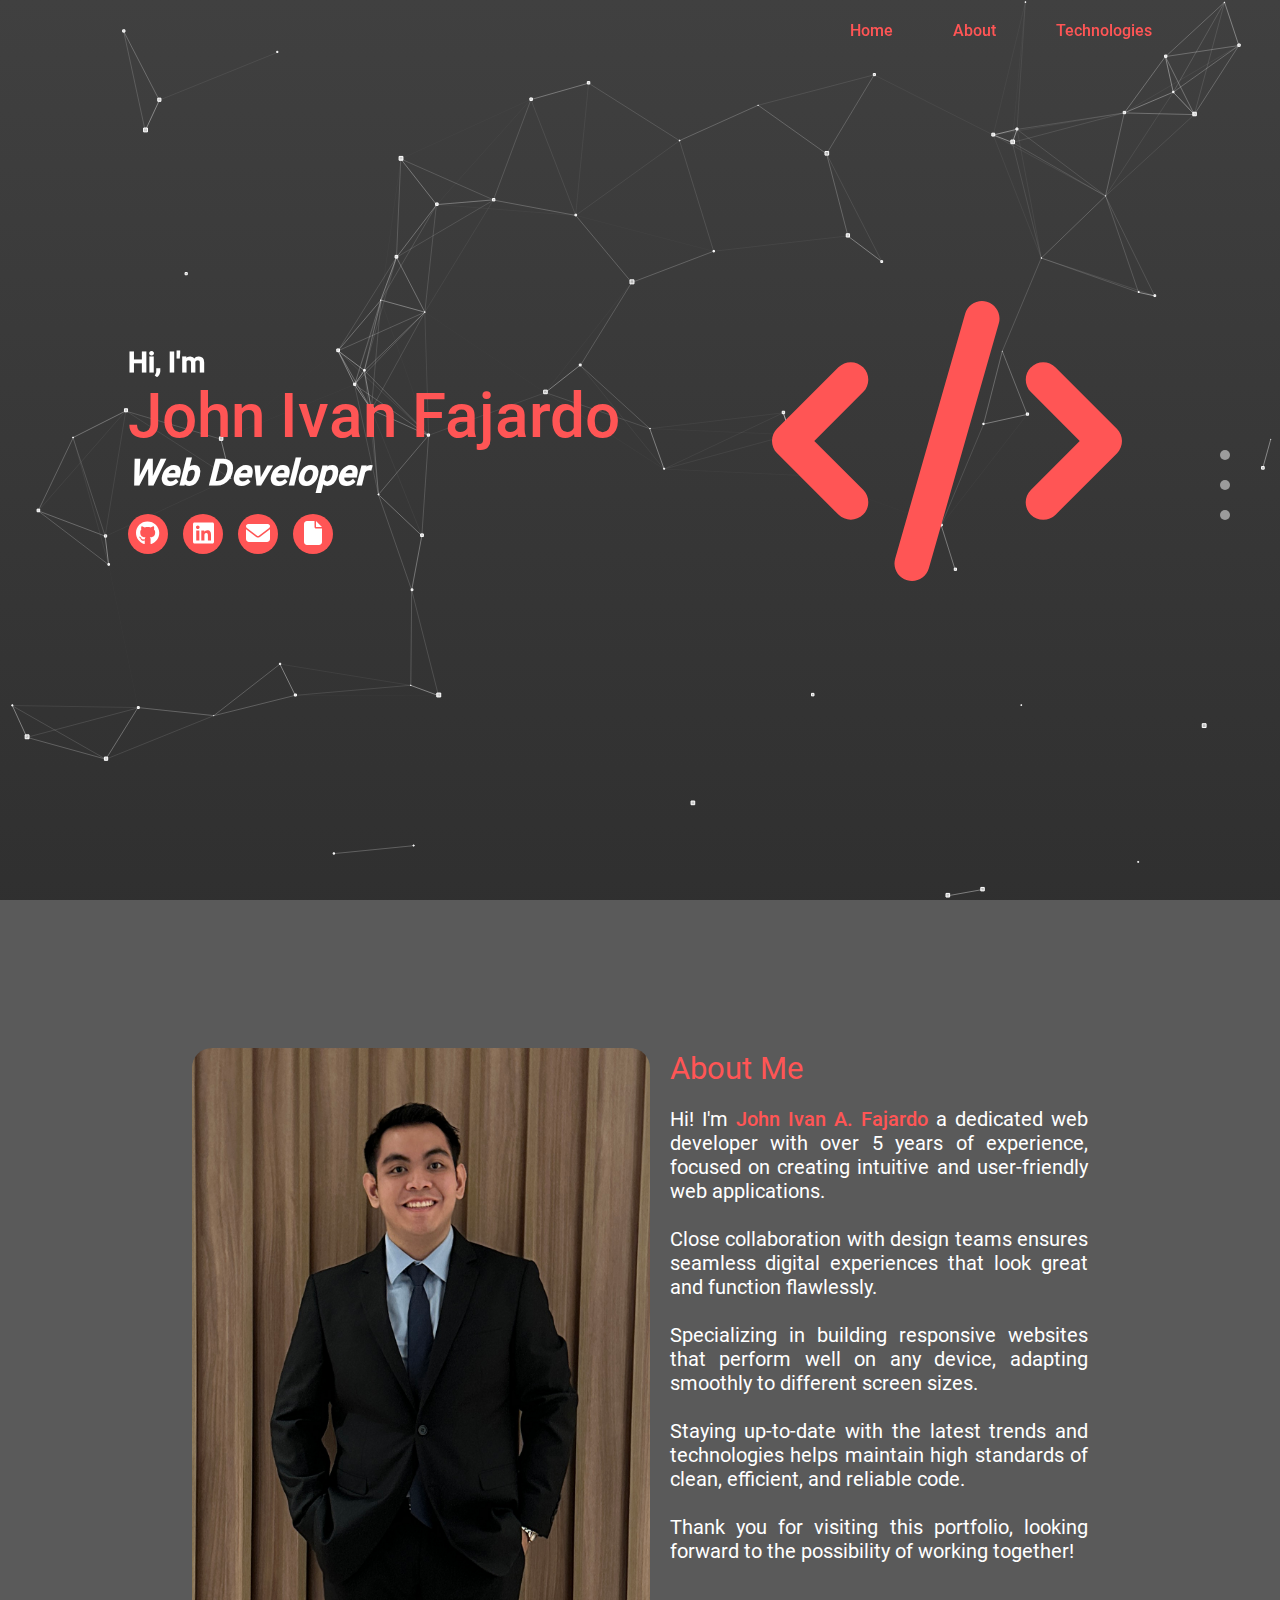
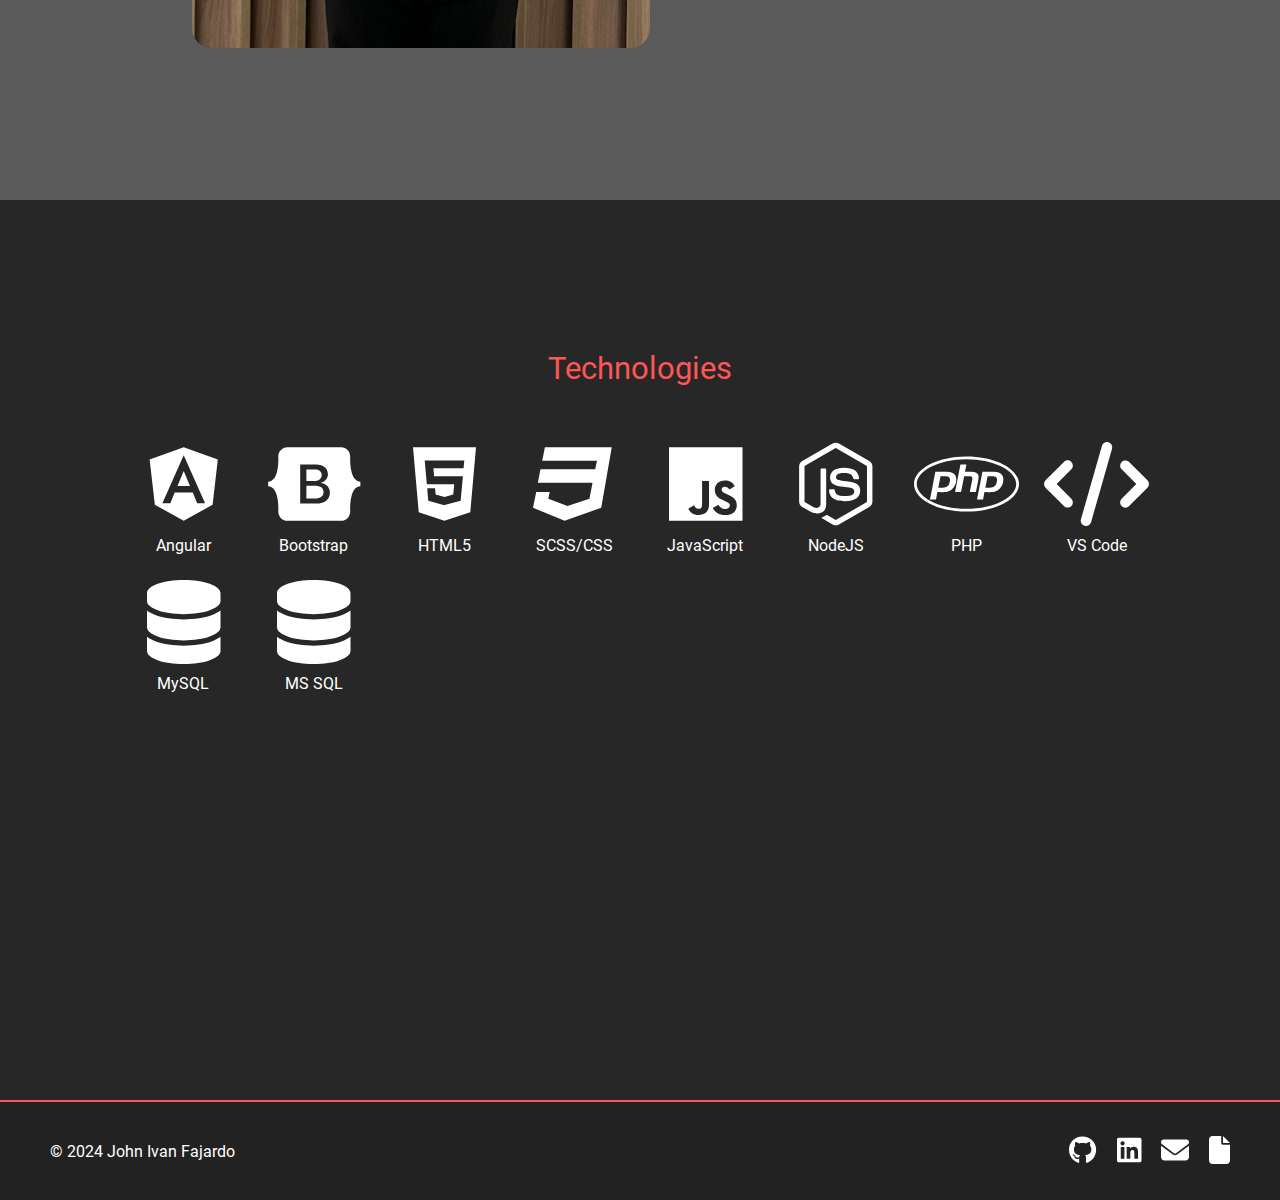
<file: index.html>
<!doctype html>
<html lang="en" data-critters-container>
<head>
  <meta charset="utf-8">
  <title>Portfolio</title>
  <base href="/">
  <meta name="viewport" content="width=device-width, initial-scale=1">
  <link rel="icon" type="image/x-icon" href="favicon.ico">
<style>*,*:before,*:after{margin:0;padding:0;box-sizing:border-box}html{font-size:10px;font-family:Roboto;scroll-behavior:smooth}@font-face{font-family:Roboto;src:url("./media/Roboto-Regular-2C6IPKAZ.ttf") format("truetype");font-weight:400;font-style:normal}@font-face{font-family:Roboto;src:url("./media/Roboto-Medium-SICMFKQK.ttf") format("truetype");font-weight:500;font-style:normal}
</style><link rel="stylesheet" href="styles-B7XNPTLB.css" media="print" onload="this.media='all'"><noscript><link rel="stylesheet" href="styles-B7XNPTLB.css"></noscript><link rel="modulepreload" href="chunk-5KAGERKV.js"></head>
<body>
  <app-root></app-root>
<script src="polyfills-RT5I6R6G.js" type="module"></script><script src="scripts-JDUQBN3W.js" defer></script><script src="main-ICNBS7TT.js" type="module"></script></body>
</html>
</file>
<file: styles-B7XNPTLB.css>
*,*:before,*:after{margin:0;padding:0;box-sizing:border-box}html{font-size:10px;font-family:Roboto;scroll-behavior:smooth}@font-face{font-family:Roboto;src:url("./media/Roboto-Regular-2C6IPKAZ.ttf") format("truetype");font-weight:400;font-style:normal}@font-face{font-family:Roboto;src:url("./media/Roboto-Medium-SICMFKQK.ttf") format("truetype");font-weight:500;font-style:normal}
</file>
